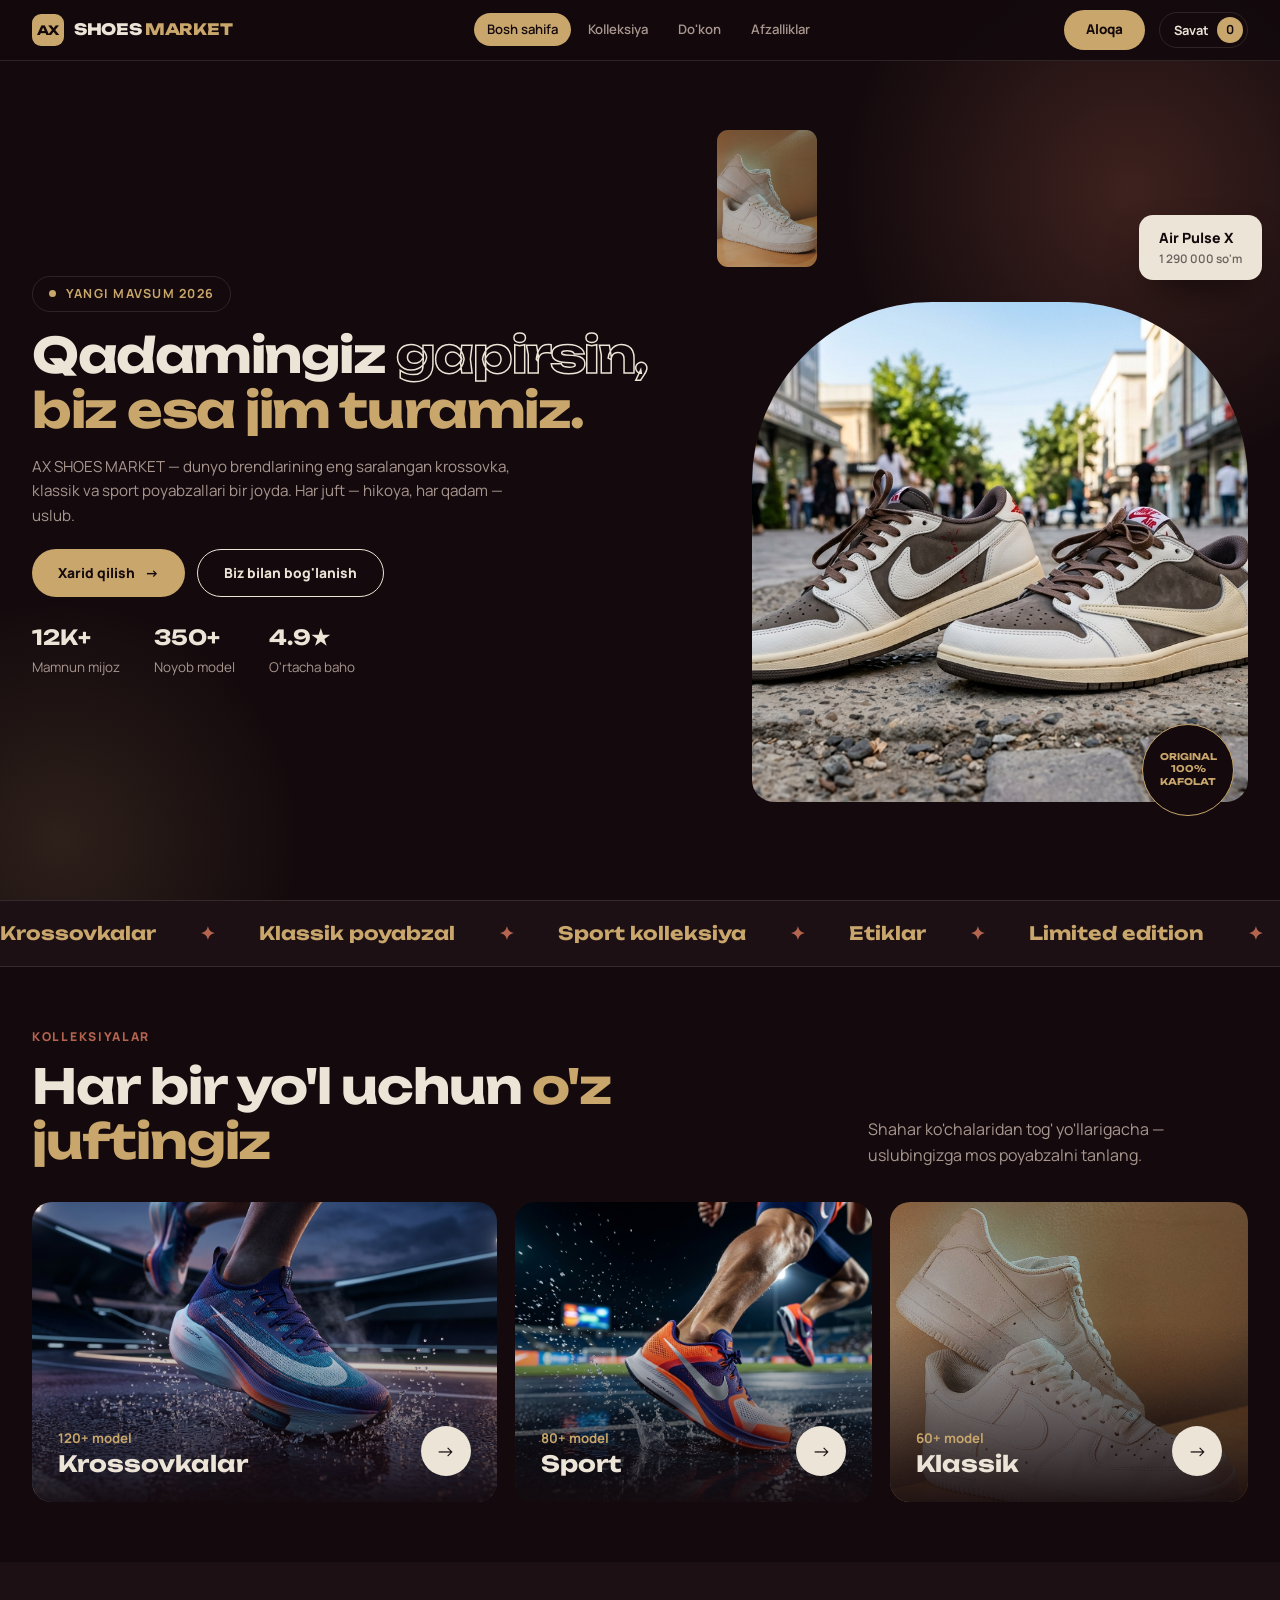
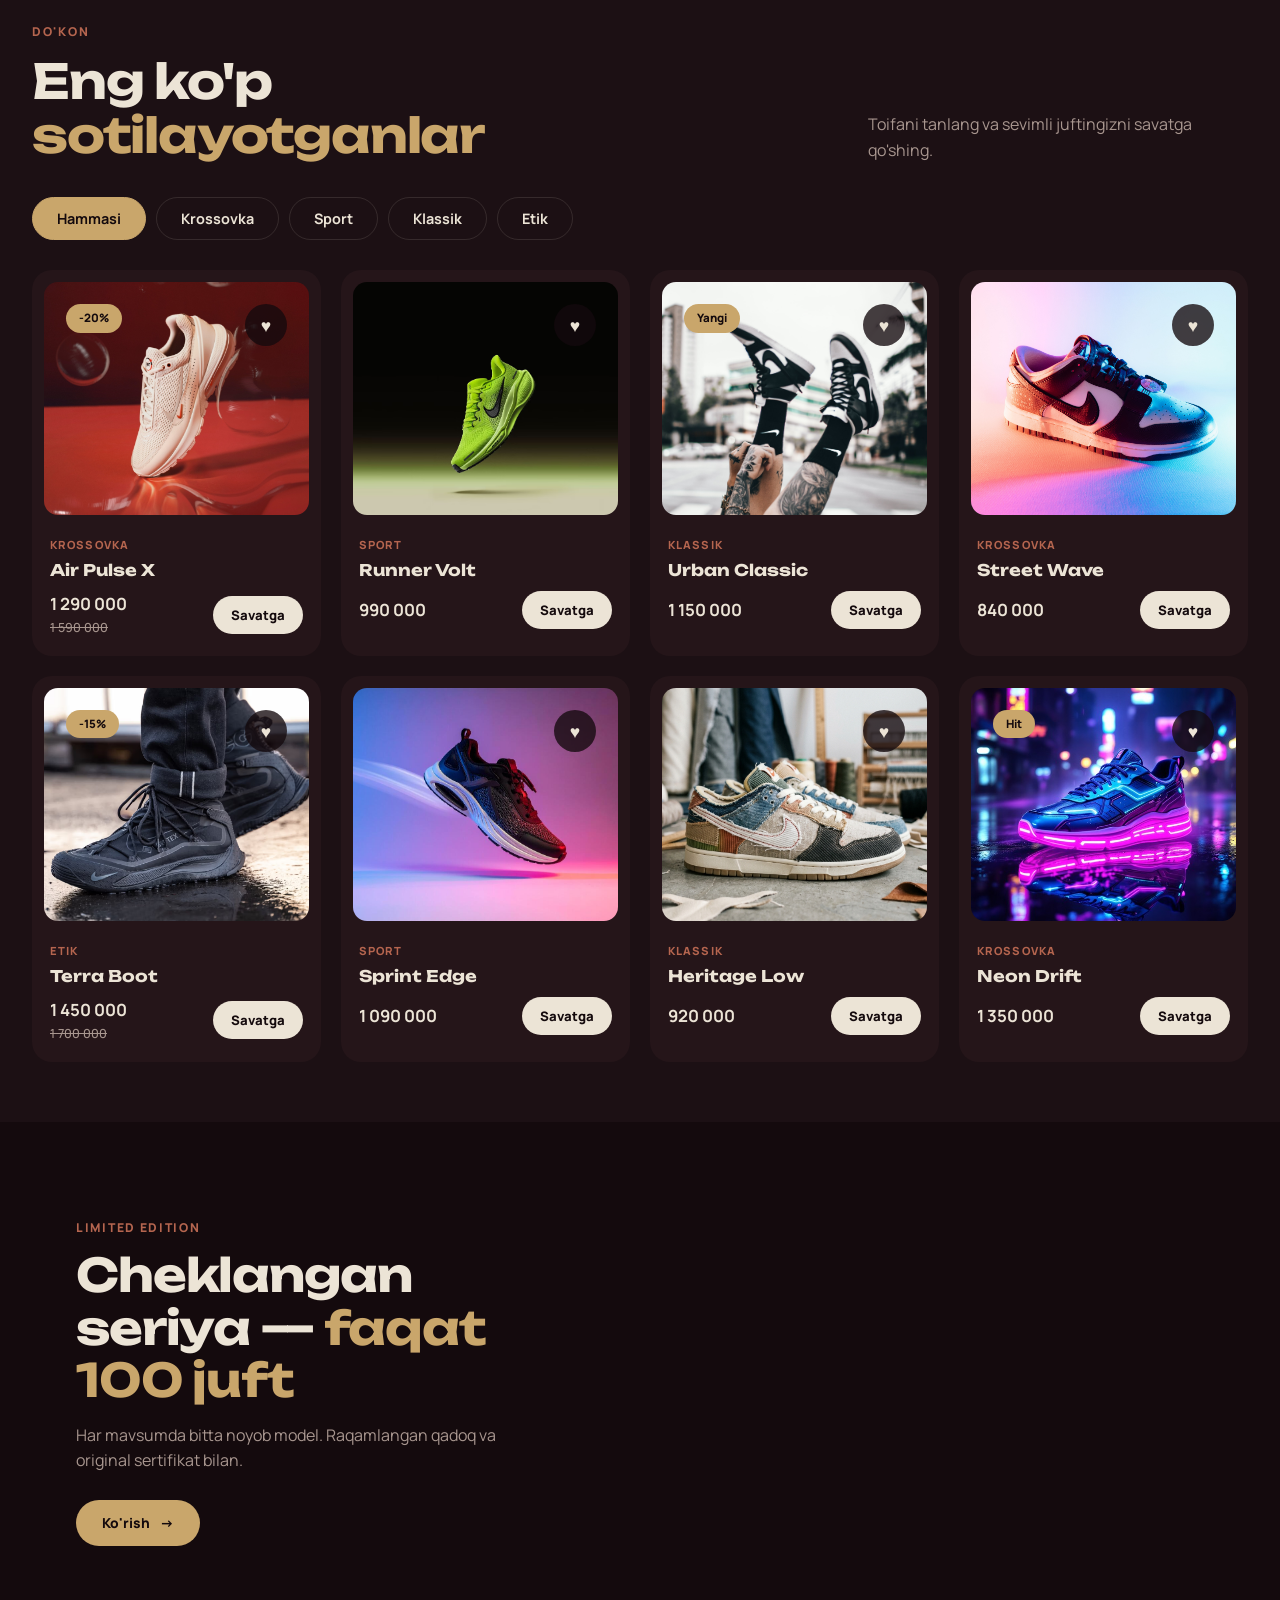
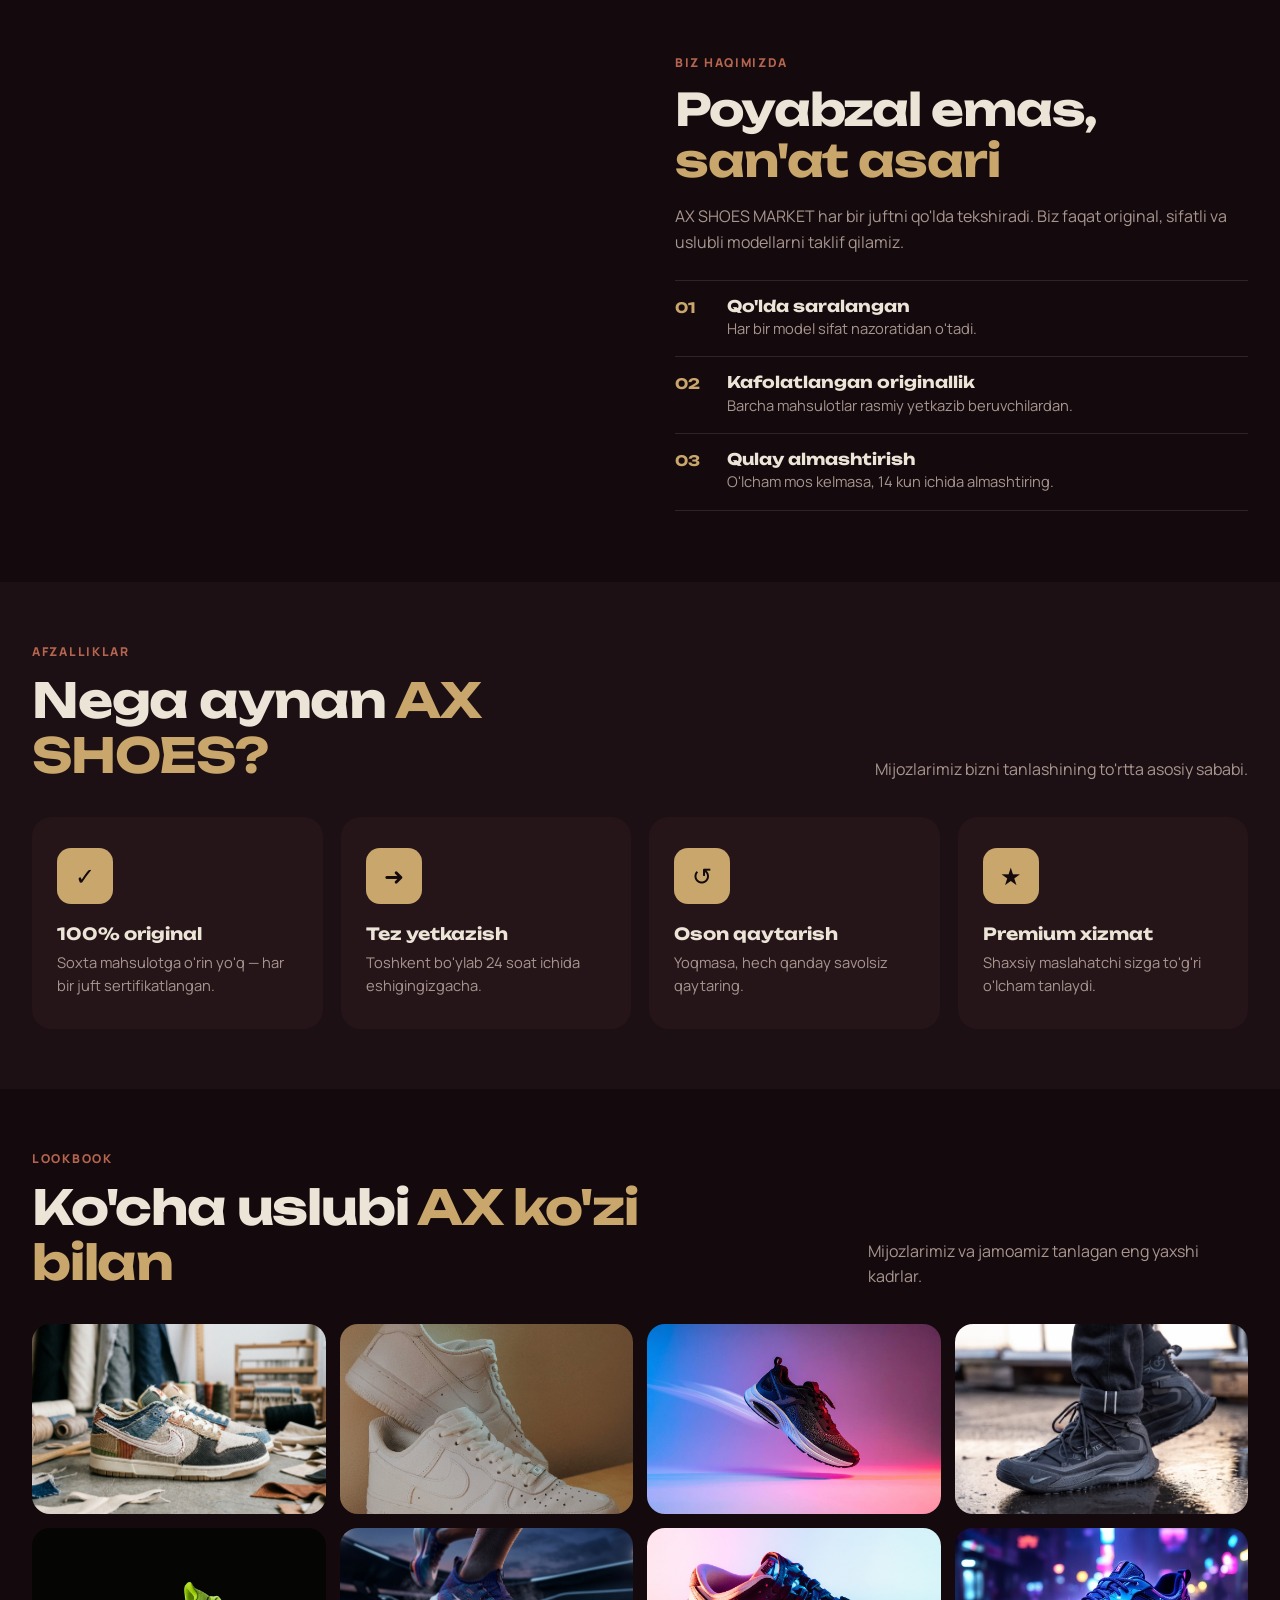
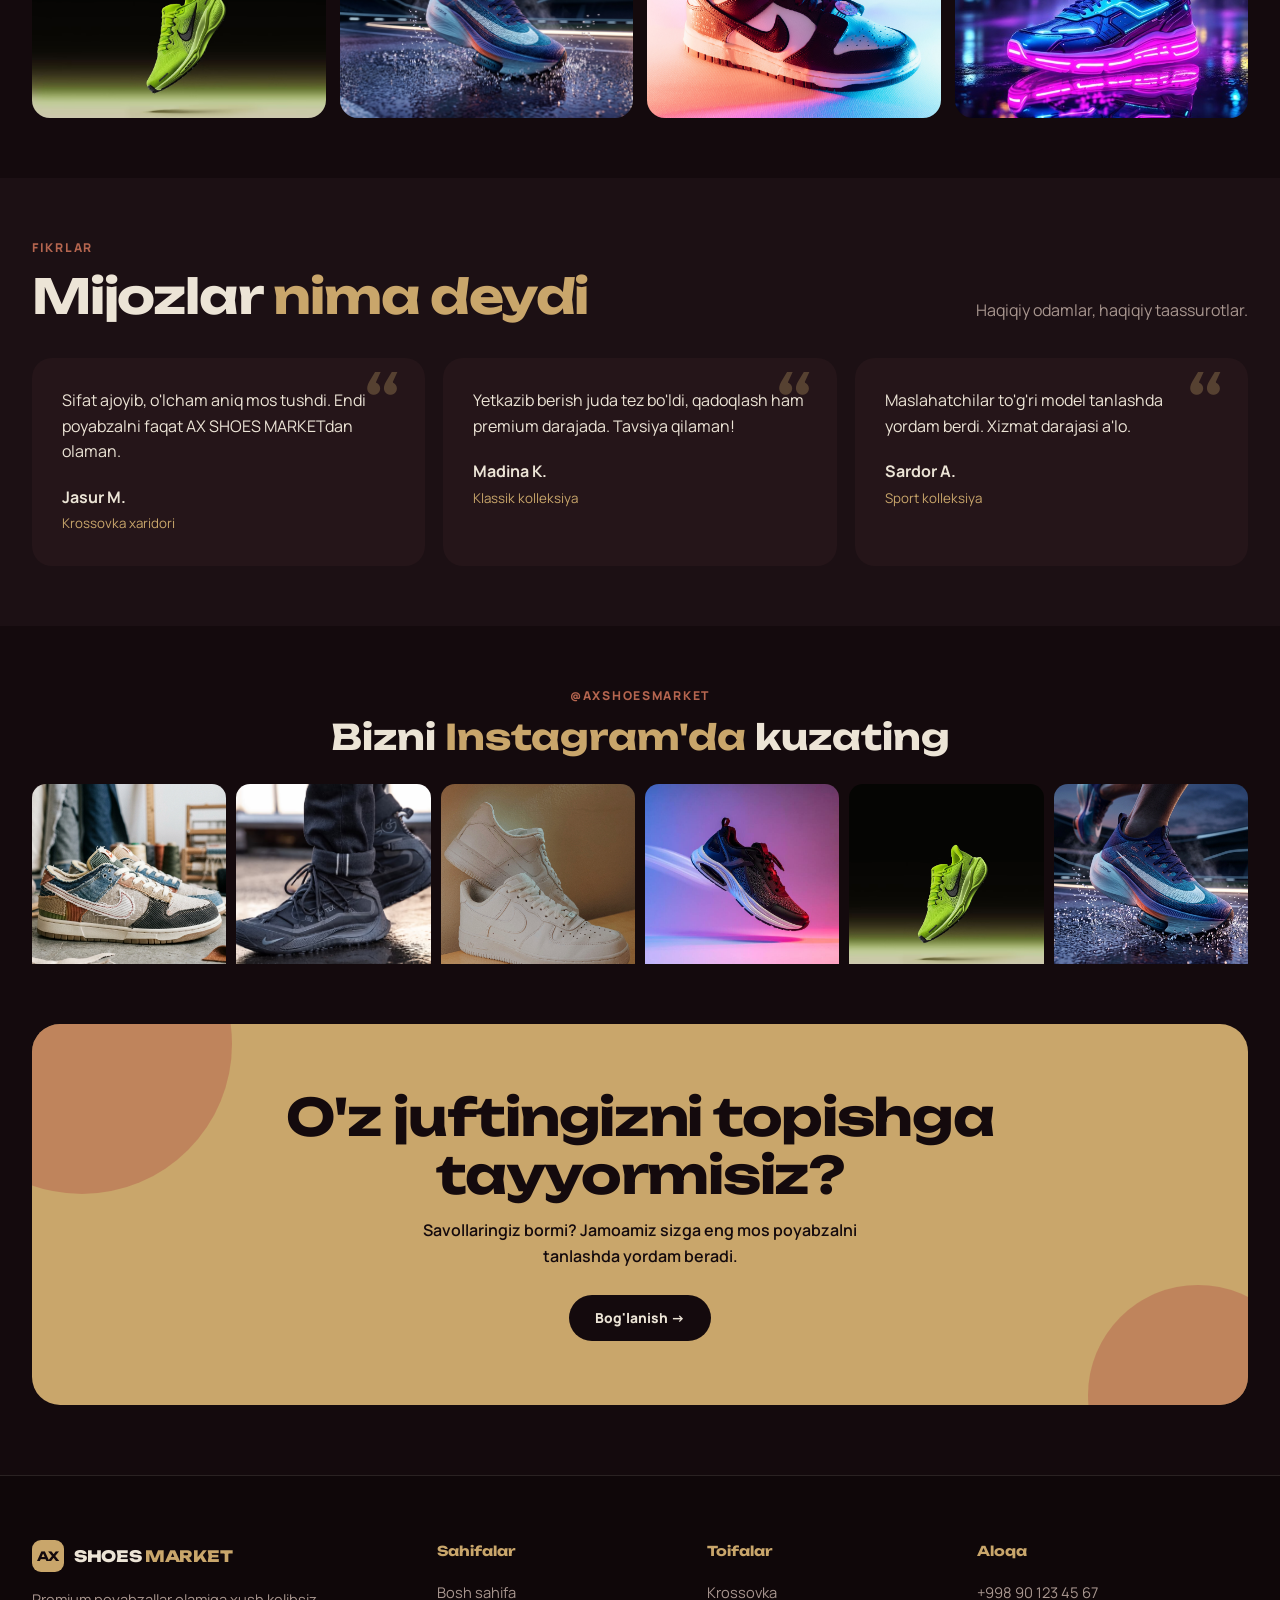
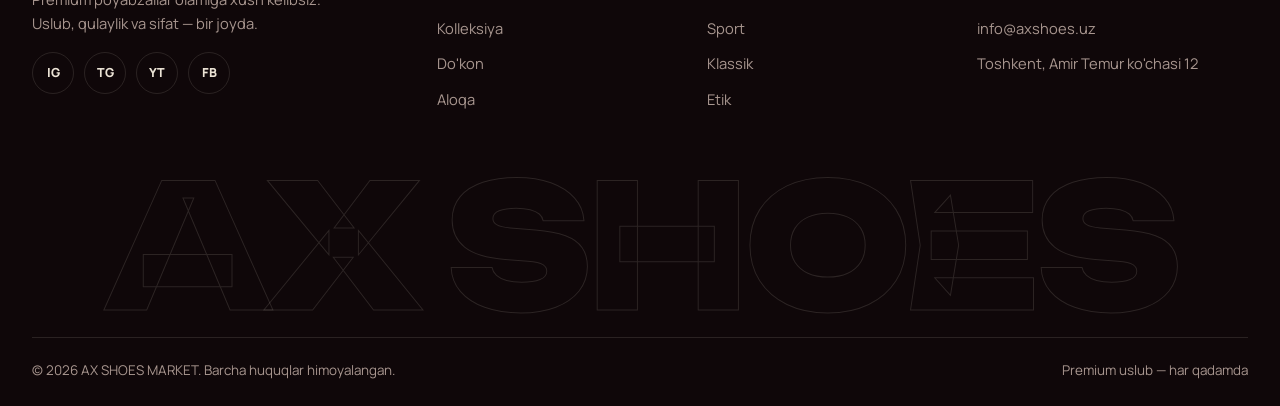
<file: index.html>
<!DOCTYPE html>
<html lang="uz">
<head>
<meta charset="UTF-8">
<meta name="viewport" content="width=device-width, initial-scale=1.0">
<title>AX SHOES MARKET</title>
<link rel="icon" href="icon.png" type="image/x-icon">
<link rel="preconnect" href="https://fonts.googleapis.com">
<link rel="preconnect" href="https://fonts.gstatic.com" crossorigin>
<link href="https://fonts.googleapis.com/css2?family=Manrope:wght@400;500;600;700;800&family=Unbounded:wght@500;700;800&display=swap" rel="stylesheet">
<link rel="stylesheet" href="style.css">
</head>
<body>

<div class="loader"><span>AX SHOES</span><i></i></div>

<header>
  <div class="wrap nav">
    <a href="index.html" class="logo"><b>AX</b><span>SHOES <em>MARKET</em></span></a>
    <nav class="nav-links">
      <a href="index.html" class="on">Bosh sahifa</a>
      <a href="#collections">Kolleksiya</a>
      <a href="#shop">Do'kon</a>
      <a href="#why">Afzalliklar</a>
    </nav>
    <div class="nav-end">
      <a href="contact.html" class="contact-btn">Aloqa</a>
      <a href="#shop" class="cart"><span>Savat</span><b class="cart-count">0</b></a>
      <button class="menu-btn" aria-label="Menyu"><span></span><span></span></button>
    </div>
  </div>
</header>

<section class="hero">
  <div class="wrap hero-grid">
    <div>
      <span class="tag rise" style="--d:0s">Yangi mavsum 2026</span>
      <h1 class="rise" style="--d:.1s">Qadamingiz <span>gapirsin,</span><em>biz esa jim turamiz.</em></h1>
      <p class="rise" style="--d:.2s">AX SHOES MARKET — dunyo brendlarining eng saralangan krossovka, klassik va sport poyabzallari bir joyda. Har juft — hikoya, har qadam — uslub.</p>
      <div class="btns rise" style="--d:.3s">
        <a href="#shop" class="btn fill">Xarid qilish <span>→</span></a>
        <a href="contact.html" class="btn line">Biz bilan bog'lanish</a>
      </div>
      <div class="mini rise" style="--d:.4s">
        <div><b>12K+</b><small>Mamnun mijoz</small></div>
        <div><b>350+</b><small>Noyob model</small></div>
        <div><b>4.9★</b><small>O'rtacha baho</small></div>
      </div>
    </div>
    <div class="hero-pic rise" style="--d:.2s">
      <div class="badge">ORIGINAL<br>100%<br>KAFOLAT</div>
      <div class="chip">Air Pulse X<small>1 290 000 so'm</small></div>
      <div class="pic thumb"><img src="brian.jpg" alt="Sport poyabzal"></div>
      <div class="pic"><img src="nike.jpg" alt="Qizil krossovka"></div>
    </div>
  </div>
</section>

<div class="marquee">
  <div class="track">
    <span>Krossovkalar</span><span>Klassik poyabzal</span><span>Sport kolleksiya</span><span>Etiklar</span><span>Limited edition</span><span>Krossovkalar</span><span>Klassik poyabzal</span><span>Sport kolleksiya</span><span>Etiklar</span><span>Limited edition</span>
  </div>
</div>

<section id="collections">
  <div class="wrap">
    <div class="head">
      <div><span class="label">Kolleksiyalar</span><h2>Har bir yo'l uchun <em>o'z juftingiz</em></h2></div>
      <p>Shahar ko'chalaridan tog' yo'llarigacha — uslubingizga mos poyabzalni tanlang.</p>
    </div>
    <div class="tiles">
      <a href="#shop" class="tile">
        <div class="pic"><img src="suvli.jpg" alt="Krossovkalar"></div>
        <div class="txt"><div><small>120+ model</small><h3>Krossovkalar</h3></div><span class="arrow">→</span></div>
      </a>
      <a href="#shop" class="tile">
        <div class="pic"><img src="sport.jpg" alt="Sport poyabzal"></div>
        <div class="txt"><div><small>80+ model</small><h3>Sport</h3></div><span class="arrow">→</span></div>
      </a>
      <a href="#shop" class="tile">
        <div class="pic"><img src="brian.jpg" alt="Klassik poyabzal"></div>
        <div class="txt"><div><small>60+ model</small><h3>Klassik</h3></div><span class="arrow">→</span></div>
      </a>
    </div>
  </div>
</section>

<section class="shop" id="shop">
  <div class="wrap">
    <div class="head">
      <div><span class="label">Do'kon</span><h2>Eng ko'p <em>sotilayotganlar</em></h2></div>
      <p>Toifani tanlang va sevimli juftingizni savatga qo'shing.</p>
    </div>
    <div class="filters">
      <button class="filter-btn active" data-filter="all">Hammasi</button>
      <button class="filter-btn" data-filter="krossovka">Krossovka</button>
      <button class="filter-btn" data-filter="sport">Sport</button>
      <button class="filter-btn" data-filter="klassik">Klassik</button>
      <button class="filter-btn" data-filter="etik">Etik</button>
    </div>
    <div class="grid">
      <article class="card" data-cat="krossovka">
        <div class="pic"><span class="sale">-20%</span><button class="like-btn">♥</button><img src="nike am.jpg" alt="Air Pulse X"></div>
        <div class="info"><small>Krossovka</small><h3>Air Pulse X</h3><div class="buy"><strong>1 290 000<s>1 590 000</s></strong><button class="add-btn">Savatga</button></div></div>
      </article>
      <article class="card" data-cat="sport">
        <div class="pic"><button class="like-btn">♥</button><img src="sport.avif" alt="Runner Volt"></div>
        <div class="info"><small>Sport</small><h3>Runner Volt</h3><div class="buy"><strong>990 000</strong><button class="add-btn">Savatga</button></div></div>
      </article>
      <article class="card" data-cat="klassik">
        <div class="pic"><span class="sale">Yangi</span><button class="like-btn">♥</button><img src="pexsels.jpg" alt="Urban Classic"></div>
        <div class="info"><small>Klassik</small><h3>Urban Classic</h3><div class="buy"><strong>1 150 000</strong><button class="add-btn">Savatga</button></div></div>
      </article>
      <article class="card" data-cat="krossovka">
        <div class="pic"><button class="like-btn">♥</button><img src="qiziloq.jpg" alt="Street Wave"></div>
        <div class="info"><small>Krossovka</small><h3>Street Wave</h3><div class="buy"><strong>840 000</strong><button class="add-btn">Savatga</button></div></div>
      </article>
      <article class="card" data-cat="etik">
        <div class="pic"><span class="sale">-15%</span><button class="like-btn">♥</button><img src="hypebosat.avif" alt="Terra Boot"></div>
        <div class="info"><small>Etik</small><h3>Terra Boot</h3><div class="buy"><strong>1 450 000<s>1 700 000</s></strong><button class="add-btn">Savatga</button></div></div>
      </article>
      <article class="card" data-cat="sport">
        <div class="pic"><button class="like-btn">♥</button><img src="dynamic.jpg" alt="Sprint Edge"></div>
        <div class="info"><small>Sport</small><h3>Sprint Edge</h3><div class="buy"><strong>1 090 000</strong><button class="add-btn">Savatga</button></div></div>
      </article>
      <article class="card" data-cat="klassik">
        <div class="pic"><button class="like-btn">♥</button><img src="alabucha.jpg" alt="Heritage Low"></div>
        <div class="info"><small>Klassik</small><h3>Heritage Low</h3><div class="buy"><strong>920 000</strong><button class="add-btn">Savatga</button></div></div>
      </article>
      <article class="card" data-cat="krossovka">
        <div class="pic"><span class="sale">Hit</span><button class="like-btn">♥</button><img src="stock.jpg" alt="Neon Drift"></div>
        <div class="info"><small>Krossovka</small><h3>Neon Drift</h3><div class="buy"><strong>1 350 000</strong><button class="add-btn">Savatga</button></div></div>
      </article>
    </div>
  </div>
</section>

<section>
  <div class="wrap">
    <div class="banner-box">
      <div class="pic"><img src="alabucha.jpg" alt="Maxsus kolleksiya"></div>
      <div class="banner-txt">
        <span class="label">Limited edition</span>
        <h2>Cheklangan seriya — <em>faqat 100 juft</em></h2>
        <p>Har mavsumda bitta noyob model. Raqamlangan qadoq va original sertifikat bilan.</p>
        <a href="#shop" class="btn fill">Ko'rish <span>→</span></a>
      </div>
    </div>
  </div>
</section>

<section>
  <div class="wrap split">
    <div class="duo">
      <div class="pic main"><img src="qiziloq.jpg" alt="Premium poyabzal"></div>
      <div class="pic sub"><img src="nike am.jpg" alt="Poyabzal tafsiloti"></div>
    </div>
    <div>
      <span class="label">Biz haqimizda</span>
      <h2>Poyabzal emas, <em>san'at asari</em></h2>
      <p>AX SHOES MARKET har bir juftni qo'lda tekshiradi. Biz faqat original, sifatli va uslubli modellarni taklif qilamiz.</p>
      <ul class="list">
        <li><b>01</b><div><h3>Qo'lda saralangan</h3><p>Har bir model sifat nazoratidan o'tadi.</p></div></li>
        <li><b>02</b><div><h3>Kafolatlangan originallik</h3><p>Barcha mahsulotlar rasmiy yetkazib beruvchilardan.</p></div></li>
        <li><b>03</b><div><h3>Qulay almashtirish</h3><p>O'lcham mos kelmasa, 14 kun ichida almashtiring.</p></div></li>
      </ul>
    </div>
  </div>
</section>

<section class="why" id="why">
  <div class="wrap">
    <div class="head">
      <div><span class="label">Afzalliklar</span><h2>Nega aynan <em>AX SHOES?</em></h2></div>
      <p>Mijozlarimiz bizni tanlashining to'rtta asosiy sababi.</p>
    </div>
    <div class="feats">
      <div class="feat"><i>✓</i><h3>100% original</h3><p>Soxta mahsulotga o'rin yo'q — har bir juft sertifikatlangan.</p></div>
      <div class="feat"><i>➜</i><h3>Tez yetkazish</h3><p>Toshkent bo'ylab 24 soat ichida eshigingizgacha.</p></div>
      <div class="feat"><i>↺</i><h3>Oson qaytarish</h3><p>Yoqmasa, hech qanday savolsiz qaytaring.</p></div>
      <div class="feat"><i>★</i><h3>Premium xizmat</h3><p>Shaxsiy maslahatchi sizga to'g'ri o'lcham tanlaydi.</p></div>
    </div>
  </div>
</section>

<section>
  <div class="wrap">
    <div class="head">
      <div><span class="label">Lookbook</span><h2>Ko'cha uslubi <em>AX ko'zi bilan</em></h2></div>
      <p>Mijozlarimiz va jamoamiz tanlagan eng yaxshi kadrlar.</p>
    </div>
    <div class="gallery">
      <div class="gal"><div class="pic"><img src="alabucha.jpg" alt="Lookbook 1"></div></div>
      <div class="gal"><div class="pic"><img src="brian.jpg" alt="Lookbook 2"></div></div>
      <div class="gal"><div class="pic"><img src="dynamic.jpg" alt="Lookbook 3"></div></div>
      <div class="gal"><div class="pic"><img src="hypebosat.avif" alt="Lookbook 4"></div></div>
      <div class="gal"><div class="pic"><img src="sport.avif" alt="Lookbook 5"></div></div>
      <div class="gal"><div class="pic"><img src="suvli.jpg" alt="Lookbook 6"></div></div>
      <div class="gal"><div class="pic"><img src="qiziloq.jpg" alt="Lookbook 7"></div></div>
      <div class="gal"><div class="pic"><img src="stock.jpg" alt="Lookbook 8"></div></div>
    </div>
  </div>
</section>

<section class="shop">
  <div class="wrap">
    <div class="head">
      <div><span class="label">Fikrlar</span><h2>Mijozlar <em>nima deydi</em></h2></div>
      <p>Haqiqiy odamlar, haqiqiy taassurotlar.</p>
    </div>
    <div class="say">
      <div class="quote"><p>Sifat ajoyib, o'lcham aniq mos tushdi. Endi poyabzalni faqat AX SHOES MARKETdan olaman.</p><strong>Jasur M.</strong><small>Krossovka xaridori</small></div>
      <div class="quote"><p>Yetkazib berish juda tez bo'ldi, qadoqlash ham premium darajada. Tavsiya qilaman!</p><strong>Madina K.</strong><small>Klassik kolleksiya</small></div>
      <div class="quote"><p>Maslahatchilar to'g'ri model tanlashda yordam berdi. Xizmat darajasi a'lo.</p><strong>Sardor A.</strong><small>Sport kolleksiya</small></div>
    </div>
  </div>
</section>

<section>
  <div class="wrap">
    <div class="center"><span class="label">@axshoesmarket</span><h2>Bizni <em>Instagram'da</em> kuzating</h2></div>
    <div class="strip">
      <div class="snap"><div class="pic"><img src="alabucha.jpg" alt="Instagram 1"></div></div>
      <div class="snap"><div class="pic"><img src="hypebosat.avif" alt="Instagram 2"></div></div>
      <div class="snap"><div class="pic"><img src="brian.jpg" alt="Instagram 3"></div></div>
      <div class="snap"><div class="pic"><img src="dynamic.jpg" alt="Instagram 4"></div></div>
      <div class="snap"><div class="pic"><img src="sport.avif" alt="Instagram 5"></div></div>
      <div class="snap"><div class="pic"><img src="suvli.jpg" alt="Instagram 6"></div></div>
    </div>
  </div>
</section>

<section class="cta">
  <div class="wrap">
    <div class="cta-box">
      <h2>O'z juftingizni topishga tayyormisiz?</h2>
      <p>Savollaringiz bormi? Jamoamiz sizga eng mos poyabzalni tanlashda yordam beradi.</p>
      <a href="contact.html" class="btn">Bog'lanish →</a>
    </div>
  </div>
</section>

<footer>
  <div class="wrap">
    <div class="foot">
      <div>
        <a href="index.html" class="logo"><b>AX</b><span>SHOES <em>MARKET</em></span></a>
        <p>Premium poyabzallar olamiga xush kelibsiz. Uslub, qulaylik va sifat — bir joyda.</p>
        <div class="social"><a href="#">IG</a><a href="#">TG</a><a href="#">YT</a><a href="#">FB</a></div>
      </div>
      <div>
        <h4>Sahifalar</h4>
        <ul><li><a href="index.html">Bosh sahifa</a></li><li><a href="#collections">Kolleksiya</a></li><li><a href="#shop">Do'kon</a></li><li><a href="contact.html">Aloqa</a></li></ul>
      </div>
      <div>
        <h4>Toifalar</h4>
        <ul><li><a href="#shop">Krossovka</a></li><li><a href="#shop">Sport</a></li><li><a href="#shop">Klassik</a></li><li><a href="#shop">Etik</a></li></ul>
      </div>
      <div>
        <h4>Aloqa</h4>
        <ul><li><a href="#">+998 90 123 45 67</a></li><li><a href="#">info@axshoes.uz</a></li><li><a href="#">Toshkent, Amir Temur ko'chasi 12</a></li></ul>
      </div>
    </div>
    <div class="big">AX SHOES</div>
    <div class="bottom"><span>© 2026 AX SHOES MARKET. Barcha huquqlar himoyalangan.</span><span>Premium uslub — har qadamda</span></div>
  </div>
</footer>

<script src="script.js"></script>
</body>
</html>
</file>
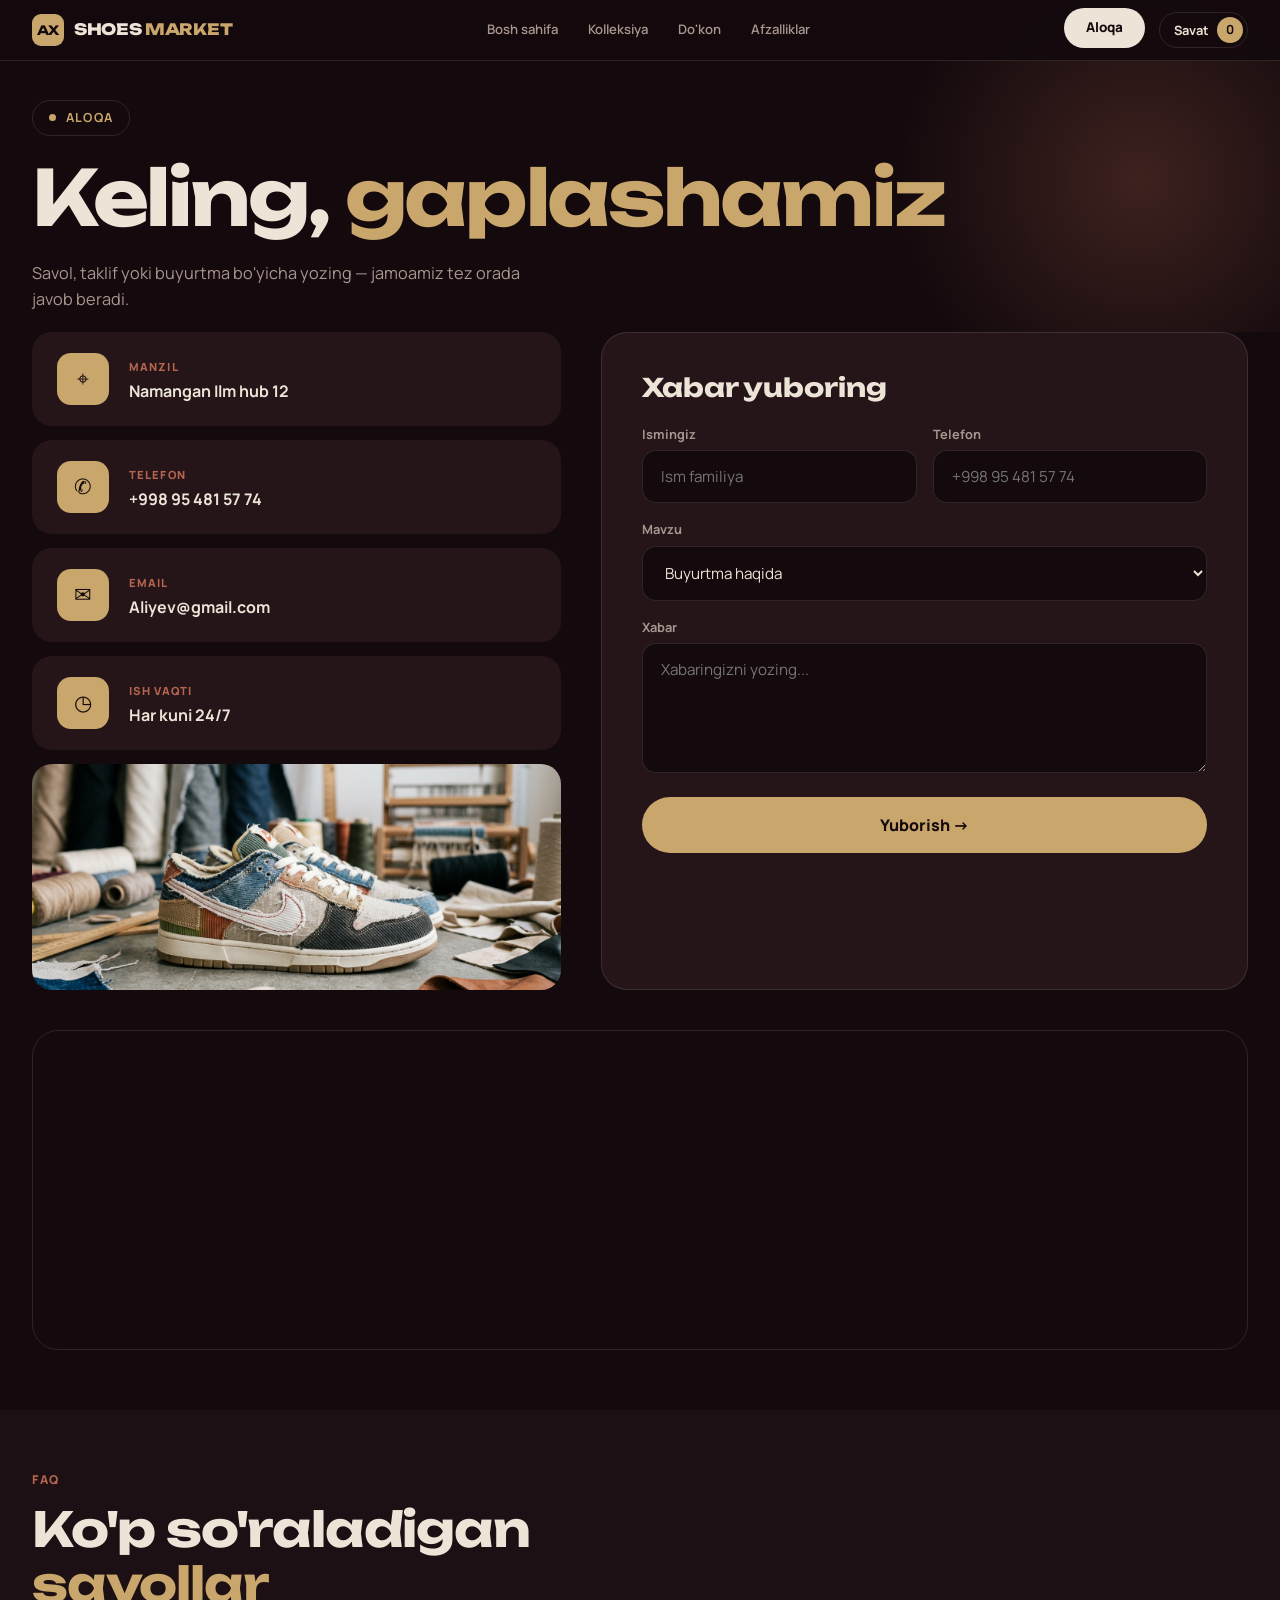
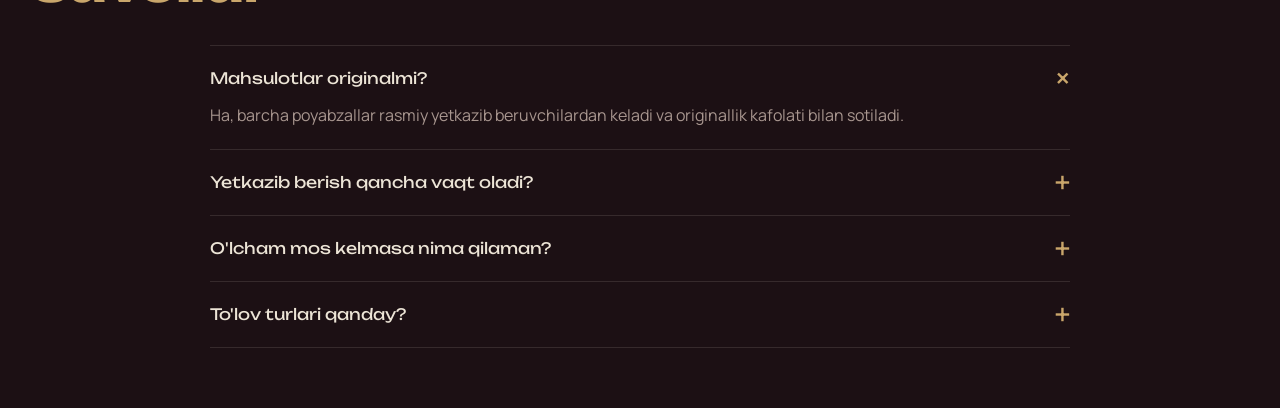
<file: contact.html>
<!DOCTYPE html>
<html lang="uz">
<head>
<meta charset="UTF-8">
<meta name="viewport" content="width=device-width, initial-scale=1.0">
<title>Aloqa — AX SHOES MARKET</title>
<link rel="preconnect" href="https://fonts.googleapis.com">
<link rel="preconnect" href="https://fonts.gstatic.com" crossorigin>
<link href="https://fonts.googleapis.com/css2?family=Manrope:wght@400;500;600;700;800&family=Unbounded:wght@500;700;800&display=swap" rel="stylesheet">
<link rel="stylesheet" href="style.css">
</head>
<body>

<div class="loader"><span>AX SHOES</span><i></i></div>

<header>
  <div class="wrap nav">
    <a href="index.html" class="logo"><b>AX</b><span>SHOES <em>MARKET</em></span></a>
    <nav class="nav-links">
      <a href="index.html">Bosh sahifa</a>
      <a href="index.html#collections">Kolleksiya</a>
      <a href="index.html#shop">Do'kon</a>
      <a href="index.html#why">Afzalliklar</a>
    </nav>
    <div class="nav-end">
      <a href="contact.html" class="contact-btn on">Aloqa</a>
      <a href="index.html#shop" class="cart"><span>Savat</span><b class="cart-count">0</b></a>
      <button class="menu-btn" aria-label="Menyu"><span></span><span></span></button>
    </div>
  </div>
</header>

<section class="page-hero">
  <div class="wrap">
    <span class="tag rise" style="--d:0s">Aloqa</span>
    <h1 class="rise" style="--d:.1s">Keling, <em>gaplashamiz</em></h1>
    <p class="rise" style="--d:.2s">Savol, taklif yoki buyurtma bo'yicha yozing — jamoamiz tez orada javob beradi.</p>
  </div>
</section>

<section>
  <div class="wrap contact-grid">
    <div class="cinfo">
      <div class="ci"><i>⌖</i><div><small>Manzil</small><strong>Namangan Ilm hub 12</strong></div></div>
      <div class="ci"><i>✆</i><div><small>Telefon</small><strong>+998 95 481 57 74</strong></div></div>
      <div class="ci"><i>✉</i><div><small>Email</small><strong>Aliyev@gmail.com</strong></div></div>
      <div class="ci"><i>◷</i><div><small>Ish vaqti</small><strong>Har kuni 24/7</strong></div></div>
      <div class="pic cpic"><img src="alabucha.jpg" alt="AX SHOES MARKET do'koni"></div>
    </div>
    <form class="contact-form">
      <h2>Xabar yuboring</h2>
      <div class="row">
        <div class="field"><label>Ismingiz</label><input type="text" placeholder="Ism familiya" required></div>
        <div class="field"><label>Telefon</label><input type="tel" placeholder="+998 95 481 57 74" required></div>
      </div>
      <div class="field"><label>Mavzu</label>
        <select><option>Buyurtma haqida</option><option>O'lcham maslahati</option><option>Almashtirish / qaytarish</option><option>Hamkorlik</option></select>
      </div>
      <div class="field"><label>Xabar</label><textarea placeholder="Xabaringizni yozing..." required></textarea></div>
      <button type="submit">Yuborish →</button>
    </form>
  </div>
  <div class="wrap">
    <div class="map"><iframe src="https://www.openstreetmap.org/export/embed.html?bbox=69.22%2C41.29%2C69.32%2C41.34&amp;layer=mapnik" title="Xarita" loading="lazy"></iframe></div>
  </div>
</section>

<section class="shop">
  <div class="wrap">
    <div class="head">
      <div><span class="label">FAQ</span><h2>Ko'p so'raladigan <em>savollar</em></h2></div>
    </div>
    <div class="faq">
      <details open><summary>Mahsulotlar originalmi?</summary><p>Ha, barcha poyabzallar rasmiy yetkazib beruvchilardan keladi va originallik kafolati bilan sotiladi.</p></details>
      <details><summary>Yetkazib berish qancha vaqt oladi?</summary><p>Toshkent bo'ylab 24 soat ichida, viloyatlarga 2–4 kun ichida yetkazamiz.</p></details>
      <details><summary>O'lcham mos kelmasa nima qilaman?</summary><p>14 kun ichida poyabzalni almashtirishingiz yoki qaytarishingiz mumkin.</p></details>
      <details><summary>To'lov turlari qanday?</summary><p>Naqd, plastik karta va onlayn to'lov tizimlari orqali to'lash mumkin.</p></details>
    </div>
  </div>
</section>


<script src="script.js"></script>
</body>
</html>
</file>
<file: style.css>
:root {
  --bg: #140a0d;
  --bg2: #1c1014;
  --card: #251519;
  --gold: #c9a66b;
  --clay: #b5654f;
  --cream: #ece4d6;
  --muted: #a8968f;
  --line: rgba(236, 228, 214, 0.12);
  --ease: cubic-bezier(0.22, 1, 0.36, 1);
}
* {
  margin: 0;
  padding: 0;
  box-sizing: border-box;
}
html {
  scroll-behavior: smooth;
}
body {
  background: var(--bg);
  color: var(--cream);
  font-family: "Manrope", sans-serif;
  line-height: 1.6;
  overflow-x: hidden;
}
img {
  display: block;
  width: 100%;
  height: 100%;
  object-fit: cover;
}
a {
  color: inherit;
  text-decoration: none;
}
button {
  font-family: inherit;
  cursor: pointer;
  border: 0;
}
ul {
  list-style: none;
}
h1,
h2,
h3 {
  font-family: "Unbounded", sans-serif;
  line-height: 1.14;
  font-weight: 700;
}
.wrap {
  width: min(1560px, 95%);
  margin: 0 auto;
}
section {
  padding: 60px 0;
  position: relative;
}
section:not(.shop):not(.why):not(.hero) + section:not(.shop):not(.why) {
  padding-top: 0;
}
::selection {
  background: var(--gold);
  color: var(--bg);
}

.loader {
  position: fixed;
  inset: 0;
  z-index: 999;
  background: var(--bg);
  display: grid;
  place-items: center;
  will-change: transform;
  animation: loaderOut 0.8s var(--ease) 1.5s forwards;
}
.loader span {
  font-family: "Unbounded", sans-serif;
  font-size: clamp(2rem, 7vw, 4.4rem);
  font-weight: 800;
  color: var(--gold);
  letter-spacing: -0.02em;
  animation: loaderText 1s var(--ease) both;
}
.loader i {
  position: absolute;
  left: 0;
  bottom: 0;
  width: 100%;
  height: 3px;
  background: var(--gold);
  transform-origin: left;
  transform: scaleX(0);
  animation: bar 1.4s linear forwards;
}
@keyframes bar {
  to {
    transform: scaleX(1);
  }
}
@keyframes loaderText {
  from {
    opacity: 0;
    transform: translateY(24px);
  }
  to {
    opacity: 1;
    transform: none;
  }
}
@keyframes loaderOut {
  to {
    transform: translateY(-100%);
    visibility: hidden;
  }
}

.rise {
  opacity: 0;
  transform: translateY(34px);
  will-change: transform, opacity;
  animation: rise 0.9s var(--ease) forwards;
  animation-delay: calc(1.7s + var(--d, 0s));
}
@keyframes rise {
  to {
    opacity: 1;
    transform: none;
  }
}

header {
  position: fixed;
  top: 0;
  left: 0;
  width: 100%;
  z-index: 100;
  padding: 10px 0;
  background: rgba(20, 10, 13, 0.94);
  border-bottom: 1px solid var(--line);
  transform: translateY(-100%);
  animation: drop 0.8s var(--ease) 1.7s forwards;
}
@keyframes drop {
  to {
    transform: none;
  }
}
.nav {
  display: flex;
  align-items: center;
  justify-content: space-between;
  gap: 24px;
}
.logo {
  font-family: "Unbounded", sans-serif;
  font-weight: 800;
  font-size: 0.98rem;
  letter-spacing: -0.02em;
  display: flex;
  align-items: center;
  gap: 10px;
}
.logo b {
  display: grid;
  place-items: center;
  width: 32px;
  height: 32px;
  border-radius: 9px;
  background: var(--gold);
  color: var(--bg);
  font-size: 0.8rem;
}
.logo em {
  font-style: normal;
  color: var(--gold);
}
.nav-links {
  display: flex;
  gap: 4px;
  align-items: center;
}
.nav-links a {
  padding: 6px 13px;
  font-size: 0.82rem;
  font-weight: 600;
  color: var(--muted);
  border-radius: 40px;
  transition: color 0.3s, background 0.3s;
}
.nav-links a:hover,
.nav-links a.on {
  color: var(--bg);
  background: var(--gold);
}
.nav-end {
  display: flex;
  align-items: center;
  gap: 14px;
}
.contact-btn {
  padding: 9px 22px;
  border-radius: 40px;
  background: var(--gold);
  color: var(--bg);
  font-weight: 800;
  font-size: 0.84rem;
  transition: transform 0.3s var(--ease), background 0.3s;
}
.contact-btn:hover,
.contact-btn.on {
  background: var(--cream);
  transform: translateY(-2px);
}
.cart {
  display: flex;
  align-items: center;
  gap: 8px;
  padding: 4px 4px 4px 14px;
  border: 1px solid var(--line);
  border-radius: 40px;
  font-size: 0.8rem;
  font-weight: 700;
  transition: border-color 0.3s;
}
.cart:hover {
  border-color: var(--gold);
}
.cart-count {
  display: grid;
  place-items: center;
  min-width: 26px;
  height: 26px;
  border-radius: 50%;
  background: var(--gold);
  color: var(--bg);
  font-size: 0.78rem;
}
.menu-btn {
  display: none;
  width: 46px;
  height: 46px;
  border-radius: 50%;
  background: var(--card);
  position: relative;
}
.menu-btn span {
  position: absolute;
  left: 13px;
  width: 20px;
  height: 2px;
  background: var(--cream);
  transition: transform 0.4s var(--ease), top 0.4s var(--ease);
}
.menu-btn span:nth-child(1) {
  top: 18px;
}
.menu-btn span:nth-child(2) {
  top: 26px;
}
.menu-btn.active span:nth-child(1) {
  top: 22px;
  transform: rotate(45deg);
}
.menu-btn.active span:nth-child(2) {
  top: 22px;
  transform: rotate(-45deg);
}

.hero {
  min-height: 100vh;
  min-height: 100svh;
  display: flex;
  align-items: center;
  padding: 84px 0 28px;
  overflow: hidden;
}
.hero::before {
  content: "";
  position: absolute;
  width: 620px;
  height: 620px;
  right: -160px;
  top: -120px;
  background: radial-gradient(
    circle,
    rgba(181, 101, 79, 0.26),
    transparent 65%
  );
  pointer-events: none;
}
.hero::after {
  content: "";
  position: absolute;
  width: 520px;
  height: 520px;
  left: -200px;
  bottom: -200px;
  background: radial-gradient(
    circle,
    rgba(201, 166, 107, 0.14),
    transparent 65%
  );
  pointer-events: none;
}
.hero-grid {
  width: min(1560px, 95%);
  display: grid;
  grid-template-columns: 1.15fr 0.85fr;
  gap: 48px;
  align-items: center;
  position: relative;
  z-index: 2;
}
.tag {
  display: inline-flex;
  align-items: center;
  gap: 10px;
  padding: 7px 16px;
  border: 1px solid var(--line);
  border-radius: 40px;
  font-size: 0.78rem;
  font-weight: 700;
  letter-spacing: 0.1em;
  text-transform: uppercase;
  color: var(--gold);
}
.tag::before {
  content: "";
  width: 7px;
  height: 7px;
  border-radius: 50%;
  background: var(--gold);
}
.hero h1 {
  font-size: clamp(1.9rem, 3.8vw, 3.3rem);
  margin: 16px 0;
  letter-spacing: -0.03em;
}
.hero h1 em {
  font-style: normal;
  color: var(--gold);
  display: block;
}
.hero h1 span {
  -webkit-text-stroke: 1.5px var(--cream);
  color: transparent;
}
.hero p {
  max-width: 480px;
  color: var(--muted);
  font-size: 0.95rem;
}
.btns {
  display: flex;
  gap: 12px;
  margin-top: 22px;
  flex-wrap: wrap;
}
.btn {
  display: inline-flex;
  align-items: center;
  gap: 10px;
  padding: 12px 26px;
  border-radius: 50px;
  font-weight: 800;
  font-size: 0.86rem;
  transition: transform 0.4s var(--ease), background 0.3s, color 0.3s;
}
.btn.fill {
  background: var(--gold);
  color: var(--bg);
}
.btn.fill:hover {
  transform: translateY(-3px);
  background: var(--cream);
}
.btn.line {
  border: 1px solid var(--cream);
}
.btn.line:hover {
  background: var(--cream);
  color: var(--bg);
  transform: translateY(-3px);
}
.mini {
  display: flex;
  gap: 34px;
  margin-top: 24px;
  flex-wrap: wrap;
}
.mini b {
  display: block;
  font-family: "Unbounded", sans-serif;
  font-size: 1.3rem;
  color: var(--cream);
}
.mini small {
  color: var(--muted);
  font-size: 0.84rem;
}
.hero-pic {
  position: relative;
}
.hero-pic > .pic:last-child {
  height: min(62vh, 500px);
  border-radius: 180px 180px 22px 22px;
}
.thumb {
  position: absolute;
  left: -40px;
  bottom: 30px;
  width: 110px;
  aspect-ratio: 3/4;
  border-radius: 16px;
  border: 5px solid var(--bg);
  z-index: 3;
}
.badge {
  position: absolute;
  right: 14px;
  bottom: -14px;
  width: 92px;
  height: 92px;
  border-radius: 50%;
  background: var(--bg);
  border: 1px solid var(--gold);
  color: var(--gold);
  display: grid;
  place-items: center;
  text-align: center;
  font-family: "Unbounded", sans-serif;
  font-size: 0.58rem;
  font-weight: 700;
  line-height: 1.35;
  z-index: 3;
}
.chip {
  position: absolute;
  right: -14px;
  top: 60px;
  background: var(--cream);
  color: var(--bg);
  padding: 12px 20px;
  border-radius: 14px;
  font-weight: 800;
  font-size: 0.88rem;
  box-shadow: 0 18px 40px -14px rgba(0, 0, 0, 0.7);
  z-index: 3;
}
.chip small {
  display: block;
  font-weight: 600;
  opacity: 0.6;
}

.pic {
  overflow: hidden;
  position: relative;
  background: linear-gradient(135deg, var(--card), var(--bg2));
  opacity: 0;
  transform: translateY(26px);
  transition: opacity 0.9s var(--ease), transform 0.9s var(--ease);
}
.pic.seen {
  opacity: 1;
  transform: none;
}
.pic img {
  transition: transform 0.9s var(--ease);
}
.pic.broken img {
  display: none;
}
.pic.broken::after {
  content: "AX";
  position: absolute;
  inset: 0;
  display: grid;
  place-items: center;
  font-family: "Unbounded", sans-serif;
  font-size: 2.6rem;
  font-weight: 800;
  color: rgba(236, 228, 214, 0.14);
}
.card:hover .pic img,
.tile:hover .pic img,
.gal:hover img,
.snap:hover img {
  transform: scale(1.06);
}

.marquee {
  padding: 18px 0;
  background: var(--bg2);
  border-top: 1px solid var(--line);
  border-bottom: 1px solid var(--line);
  overflow: hidden;
  white-space: nowrap;
  position: relative;
  z-index: 5;
}
.track {
  display: inline-flex;
  gap: 44px;
  will-change: transform;
  animation: slide 30s linear infinite;
}
.track span {
  font-family: "Unbounded", sans-serif;
  font-weight: 700;
  font-size: 1.15rem;
  color: var(--gold);
  display: flex;
  align-items: center;
  gap: 44px;
}
.track span::after {
  content: "✦";
  color: var(--clay);
}
@keyframes slide {
  to {
    transform: translateX(-50%);
  }
}

.head {
  display: flex;
  justify-content: space-between;
  align-items: end;
  gap: 24px;
  margin-bottom: 34px;
  flex-wrap: wrap;
}
.head h2 {
  font-size: clamp(1.8rem, 3.8vw, 3rem);
  letter-spacing: -0.025em;
  max-width: 680px;
}
.head h2 em,
.banner-txt h2 em,
.split h2 em {
  font-style: normal;
  color: var(--gold);
}
.head p {
  max-width: 380px;
  color: var(--muted);
}
.label {
  display: block;
  margin-bottom: 12px;
  color: var(--clay);
  font-weight: 800;
  letter-spacing: 0.14em;
  text-transform: uppercase;
  font-size: 0.76rem;
}

.tiles {
  display: grid;
  grid-template-columns: 1.3fr 1fr 1fr;
  gap: 18px;
}
.tile {
  position: relative;
  display: block;
  border-radius: 20px;
  overflow: hidden;
  min-height: 300px;
}
.tile .pic {
  position: absolute;
  inset: 0;
}
.tile::after {
  content: "";
  position: absolute;
  inset: 0;
  background: linear-gradient(to top, rgba(20, 10, 13, 0.92), transparent 60%);
  z-index: 1;
  pointer-events: none;
}
.tile .txt {
  position: absolute;
  left: 26px;
  right: 26px;
  bottom: 26px;
  z-index: 2;
  display: flex;
  justify-content: space-between;
  align-items: end;
}
.tile h3 {
  font-size: 1.4rem;
}
.tile small {
  color: var(--gold);
  font-weight: 700;
}
.arrow {
  display: grid;
  place-items: center;
  width: 50px;
  height: 50px;
  border-radius: 50%;
  background: var(--cream);
  color: var(--bg);
  font-size: 1.2rem;
  transition: transform 0.5s var(--ease), background 0.3s;
}
.tile:hover .arrow {
  transform: rotate(-45deg);
  background: var(--gold);
}

.banner-box {
  position: relative;
  border-radius: 26px;
  overflow: hidden;
  min-height: 300px;
  display: flex;
  align-items: center;
}
.banner-box .pic {
  position: absolute;
  inset: 0;
}
.banner-box::after {
  content: "";
  position: absolute;
  inset: 0;
  background: linear-gradient(
    90deg,
    rgba(20, 10, 13, 0.95) 20%,
    rgba(20, 10, 13, 0.2)
  );
  z-index: 1;
  pointer-events: none;
}
.banner-txt {
  position: relative;
  z-index: 2;
  padding: 36px 44px;
  max-width: 560px;
}
.banner-txt h2 {
  font-size: clamp(1.8rem, 3.6vw, 2.9rem);
  letter-spacing: -0.025em;
  margin-bottom: 16px;
}
.banner-txt p {
  color: var(--muted);
  margin-bottom: 26px;
}

.shop {
  background: var(--bg2);
}
.filters {
  display: flex;
  gap: 10px;
  flex-wrap: wrap;
  margin-bottom: 30px;
}
.filter-btn {
  padding: 11px 24px;
  border-radius: 40px;
  background: transparent;
  color: var(--cream);
  border: 1px solid var(--line);
  font-weight: 700;
  font-size: 0.9rem;
  transition: all 0.3s var(--ease);
}
.filter-btn:hover {
  border-color: var(--gold);
}
.filter-btn.active {
  background: var(--gold);
  color: var(--bg);
  border-color: var(--gold);
}
.grid {
  display: grid;
  grid-template-columns: repeat(4, 1fr);
  gap: 20px;
}
.card {
  background: var(--card);
  border-radius: 20px;
  padding: 12px;
  transition: transform 0.5s var(--ease), box-shadow 0.5s;
  animation: pop 0.6s var(--ease);
}
.card:hover {
  transform: translateY(-8px);
  box-shadow: 0 26px 50px -24px rgba(0, 0, 0, 0.8);
}
.card.hide {
  display: none;
}
@keyframes pop {
  from {
    opacity: 0;
    transform: scale(0.95);
  }
  to {
    opacity: 1;
    transform: none;
  }
}
.card .pic {
  aspect-ratio: 1/0.88;
  border-radius: 14px;
}
.like-btn {
  position: absolute;
  top: 22px;
  right: 22px;
  z-index: 4;
  width: 42px;
  height: 42px;
  border-radius: 50%;
  background: rgba(20, 10, 13, 0.78);
  color: var(--cream);
  font-size: 1.1rem;
  transition: transform 0.3s var(--ease), background 0.3s;
}
.like-btn:hover {
  transform: scale(1.12);
}
.like-btn.liked {
  background: var(--clay);
  color: var(--cream);
}
.sale {
  position: absolute;
  top: 22px;
  left: 22px;
  z-index: 4;
  padding: 5px 13px;
  border-radius: 30px;
  background: var(--gold);
  color: var(--bg);
  font-size: 0.72rem;
  font-weight: 800;
}
.info {
  padding: 16px 6px 6px;
}
.info small {
  color: var(--clay);
  font-weight: 800;
  letter-spacing: 0.1em;
  text-transform: uppercase;
  font-size: 0.7rem;
}
.info h3 {
  font-size: 1rem;
  margin: 4px 0 12px;
}
.buy {
  display: flex;
  justify-content: space-between;
  align-items: center;
  gap: 10px;
}
.buy strong {
  font-size: 1.05rem;
}
.buy s {
  display: block;
  color: var(--muted);
  font-size: 0.78rem;
  font-weight: 500;
}
.add-btn {
  padding: 10px 18px;
  border-radius: 30px;
  background: var(--cream);
  color: var(--bg);
  font-weight: 800;
  font-size: 0.82rem;
  transition: background 0.3s, transform 0.3s var(--ease);
}
.add-btn:hover {
  background: var(--gold);
  transform: scale(1.05);
}
.add-btn.done {
  background: var(--clay);
  color: var(--cream);
}

.split {
  display: grid;
  grid-template-columns: 1fr 1fr;
  gap: 70px;
  align-items: center;
}
.duo {
  position: relative;
  padding-bottom: 50px;
}
.duo .main {
  aspect-ratio: 4/3;
  border-radius: 22px 120px 22px 22px;
}
.duo .sub {
  position: absolute;
  right: -24px;
  bottom: 0;
  width: 44%;
  aspect-ratio: 1;
  border-radius: 18px;
  border: 6px solid var(--bg);
}
.split h2 {
  font-size: clamp(1.8rem, 3.6vw, 2.8rem);
  letter-spacing: -0.025em;
  margin-bottom: 18px;
}
.split > div > p {
  color: var(--muted);
  margin-bottom: 24px;
}
.list li {
  display: flex;
  gap: 18px;
  padding: 16px 0;
  border-top: 1px solid var(--line);
  transition: padding 0.4s var(--ease);
}
.list li:hover {
  padding-left: 14px;
}
.list li:last-child {
  border-bottom: 1px solid var(--line);
}
.list b {
  font-family: "Unbounded", sans-serif;
  color: var(--gold);
  font-size: 0.9rem;
  min-width: 34px;
}
.list h3 {
  font-size: 1rem;
  margin-bottom: 2px;
}
.list p {
  color: var(--muted);
  font-size: 0.92rem;
}

.why {
  background: var(--bg2);
}
.feats {
  display: grid;
  grid-template-columns: repeat(4, 1fr);
  gap: 18px;
}
.feat {
  padding: 30px 24px;
  border-radius: 20px;
  background: var(--card);
  border: 1px solid transparent;
  transition: transform 0.5s var(--ease), border-color 0.4s;
}
.feat:hover {
  transform: translateY(-8px);
  border-color: var(--gold);
}
.feat i {
  display: grid;
  place-items: center;
  width: 56px;
  height: 56px;
  border-radius: 14px;
  background: var(--gold);
  color: var(--bg);
  font-size: 1.5rem;
  font-style: normal;
  margin-bottom: 20px;
}
.feat h3 {
  font-size: 1.05rem;
  margin-bottom: 8px;
}
.feat p {
  color: var(--muted);
  font-size: 0.92rem;
}

.gallery {
  display: grid;
  grid-template-columns: repeat(4, 1fr);
  grid-auto-rows: 190px;
  gap: 14px;
}
.gal {
  border-radius: 18px;
  overflow: hidden;
  position: relative;
}
.gal .pic {
  position: absolute;
  inset: 0;
}

.say {
  display: grid;
  grid-template-columns: repeat(3, 1fr);
  gap: 18px;
}
.quote {
  padding: 30px;
  border-radius: 20px;
  background: var(--card);
  position: relative;
  transition: transform 0.5s var(--ease);
}
.quote:hover {
  transform: translateY(-6px);
}
.quote::before {
  content: "“";
  position: absolute;
  right: 24px;
  top: 4px;
  font-family: "Unbounded", sans-serif;
  font-size: 5rem;
  color: var(--gold);
  opacity: 0.3;
  line-height: 1;
}
.quote p {
  margin-bottom: 20px;
}
.quote strong {
  display: block;
}
.quote small {
  color: var(--gold);
}

.strip {
  display: grid;
  grid-template-columns: repeat(6, 1fr);
  gap: 10px;
  max-height: 180px;
  overflow: hidden;
}
.snap {
  border-radius: 14px;
  overflow: hidden;
  position: relative;
  aspect-ratio: 1;
}
.snap .pic {
  position: absolute;
  inset: 0;
}
.center {
  text-align: center;
  margin-bottom: 26px;
}
.center h2 {
  font-size: clamp(1.5rem, 3vw, 2.2rem);
}
.center h2 em {
  font-style: normal;
  color: var(--gold);
}

.cta {
  padding-bottom: 70px;
}
.cta-box {
  border-radius: 28px;
  padding: 64px 40px;
  text-align: center;
  background: var(--gold);
  color: var(--bg);
  position: relative;
  overflow: hidden;
}
.cta-box::before {
  content: "";
  position: absolute;
  width: 300px;
  height: 300px;
  left: -100px;
  top: -130px;
  border-radius: 50%;
  background: var(--clay);
  opacity: 0.5;
}
.cta-box::after {
  content: "";
  position: absolute;
  width: 220px;
  height: 220px;
  right: -60px;
  bottom: -100px;
  border-radius: 50%;
  background: var(--clay);
  opacity: 0.5;
}
.cta-box h2 {
  font-size: clamp(1.8rem, 4vw, 3.2rem);
  letter-spacing: -0.025em;
  position: relative;
  z-index: 2;
  max-width: 760px;
  margin: 0 auto 14px;
}
.cta-box p {
  position: relative;
  z-index: 2;
  max-width: 500px;
  margin: 0 auto 26px;
  font-weight: 600;
}
.cta-box .btn {
  background: var(--bg);
  color: var(--cream);
  position: relative;
  z-index: 2;
}
.cta-box .btn:hover {
  transform: translateY(-3px);
}

footer {
  background: #0f0709;
  padding: 64px 0 24px;
  border-top: 1px solid var(--line);
  overflow: hidden;
  position: relative;
}
.foot {
  display: grid;
  grid-template-columns: 1.6fr 1fr 1fr 1.2fr;
  gap: 44px;
  position: relative;
  z-index: 2;
}
.foot p {
  color: var(--muted);
  margin: 16px 0;
  max-width: 320px;
  font-size: 0.92rem;
}
.foot h4 {
  font-family: "Unbounded", sans-serif;
  font-size: 0.85rem;
  margin-bottom: 18px;
  color: var(--gold);
}
.foot li {
  margin-bottom: 10px;
}
.foot li a {
  color: var(--muted);
  font-size: 0.92rem;
  transition: color 0.3s, padding 0.3s var(--ease);
}
.foot li a:hover {
  color: var(--cream);
  padding-left: 8px;
}
.social {
  display: flex;
  gap: 10px;
}
.social a {
  display: grid;
  place-items: center;
  width: 42px;
  height: 42px;
  border-radius: 50%;
  border: 1px solid var(--line);
  font-weight: 800;
  font-size: 0.78rem;
  transition: all 0.3s var(--ease);
}
.social a:hover {
  background: var(--gold);
  color: var(--bg);
  transform: translateY(-4px);
}
.big {
  font-family: "Unbounded", sans-serif;
  font-weight: 800;
  font-size: clamp(3rem, 13.5vw, 12rem);
  line-height: 1;
  text-align: center;
  letter-spacing: -0.04em;
  margin: 36px 0 6px;
  color: transparent;
  -webkit-text-stroke: 1px rgba(236, 228, 214, 0.13);
  white-space: nowrap;
}
.bottom {
  display: flex;
  justify-content: space-between;
  gap: 16px;
  flex-wrap: wrap;
  padding-top: 22px;
  border-top: 1px solid var(--line);
  color: var(--muted);
  font-size: 0.84rem;
  position: relative;
  z-index: 2;
}

.page-hero {
  padding: 100px 0 20px;
  position: relative;
  overflow: hidden;
}
.page-hero::before {
  content: "";
  position: absolute;
  width: 520px;
  height: 520px;
  right: -120px;
  top: -80px;
  background: radial-gradient(
    circle,
    rgba(181, 101, 79, 0.26),
    transparent 65%
  );
  pointer-events: none;
}
.page-hero h1 {
  font-size: clamp(2.3rem, 6vw, 5rem);
  letter-spacing: -0.03em;
  margin: 18px 0;
}
.page-hero h1 em {
  font-style: normal;
  color: var(--gold);
}
.page-hero p {
  max-width: 520px;
  color: var(--muted);
  font-size: 1.02rem;
}
.contact-grid {
  display: grid;
  grid-template-columns: 0.9fr 1.1fr;
  gap: 40px;
  align-items: stretch;
}
.cinfo {
  display: grid;
  gap: 14px;
  align-content: start;
}
.ci {
  display: flex;
  gap: 20px;
  align-items: center;
  padding: 20px 24px;
  border-radius: 20px;
  background: var(--card);
  border: 1px solid transparent;
  transition: transform 0.5s var(--ease), border-color 0.4s;
}
.ci:hover {
  transform: translateX(10px);
  border-color: var(--gold);
}
.ci i {
  display: grid;
  place-items: center;
  flex: none;
  width: 52px;
  height: 52px;
  border-radius: 14px;
  background: var(--gold);
  color: var(--bg);
  font-style: normal;
  font-size: 1.3rem;
}
.ci small {
  color: var(--clay);
  font-weight: 800;
  letter-spacing: 0.1em;
  text-transform: uppercase;
  font-size: 0.7rem;
}
.ci strong {
  display: block;
  font-size: 1rem;
}
.cinfo .cpic {
  aspect-ratio: 21/9;
  border-radius: 20px;
}
.contact-form {
  padding: 40px;
  border-radius: 26px;
  background: var(--card);
  border: 1px solid var(--line);
}
.contact-form h2 {
  font-size: 1.6rem;
  margin-bottom: 22px;
}
.row {
  display: grid;
  grid-template-columns: 1fr 1fr;
  gap: 16px;
}
.field {
  margin-bottom: 16px;
}
.field label {
  display: block;
  margin-bottom: 6px;
  font-size: 0.8rem;
  font-weight: 700;
  color: var(--muted);
}
.field input,
.field select,
.field textarea {
  width: 100%;
  padding: 15px 18px;
  border-radius: 14px;
  border: 1px solid var(--line);
  background: var(--bg);
  color: var(--cream);
  font-family: inherit;
  font-size: 0.95rem;
  transition: border-color 0.3s, box-shadow 0.3s;
  outline: none;
}
.field input:focus,
.field select:focus,
.field textarea:focus {
  border-color: var(--gold);
  box-shadow: 0 0 0 4px rgba(201, 166, 107, 0.14);
}
.field textarea {
  min-height: 130px;
  resize: vertical;
}
.contact-form button {
  width: 100%;
  padding: 17px;
  border-radius: 50px;
  background: var(--gold);
  color: var(--bg);
  font-weight: 800;
  font-size: 1rem;
  transition: transform 0.4s var(--ease), background 0.3s;
}
.contact-form button:hover {
  transform: translateY(-3px);
  background: var(--cream);
}
.map {
  margin-top: 40px;
  border-radius: 26px;
  overflow: hidden;
  height: 320px;
  border: 1px solid var(--line);
}
.map iframe {
  width: 100%;
  height: 100%;
  border: 0;
  filter: invert(0.9) sepia(0.4) saturate(0.8) brightness(0.8);
}
.faq {
  max-width: 860px;
  margin: 0 auto;
}
.faq details {
  border-top: 1px solid var(--line);
  padding: 20px 0;
}
.faq details:last-child {
  border-bottom: 1px solid var(--line);
}
.faq summary {
  display: flex;
  justify-content: space-between;
  gap: 20px;
  cursor: pointer;
  font-family: "Unbounded", sans-serif;
  font-size: 0.98rem;
  list-style: none;
}
.faq summary::-webkit-details-marker {
  display: none;
}
.faq summary::after {
  content: "+";
  color: var(--gold);
  font-size: 1.5rem;
  line-height: 1;
  transition: transform 0.4s var(--ease);
}
.faq details[open] summary::after {
  transform: rotate(135deg);
}
.faq details p {
  margin-top: 12px;
  color: var(--muted);
}

@media (max-width: 1024px) {
  .hero {
    min-height: auto;
  }
  .hero-grid,
  .split,
  .contact-grid {
    grid-template-columns: 1fr;
  }
  .hero-pic > .pic:last-child {
    height: 300px;
  }
  .grid,
  .feats {
    grid-template-columns: repeat(2, 1fr);
  }
  .tiles {
    grid-template-columns: 1fr 1fr;
  }
  .tile:first-child {
    grid-column: span 2;
  }
  .say {
    grid-template-columns: 1fr;
  }
  .foot {
    grid-template-columns: 1fr 1fr;
  }
  .thumb {
    left: -10px;
  }
  .chip {
    right: 0;
  }
  .strip {
    grid-template-columns: repeat(3, 1fr);
  }
  .duo .sub {
    right: 0;
  }
}
@media (max-width: 760px) {
  section {
    padding: 44px 0;
  }
  .menu-btn {
    display: block;
  }
  .nav-links {
    position: fixed;
    top: 0;
    right: 0;
    width: 100%;
    height: 100vh;
    flex-direction: column;
    justify-content: center;
    gap: 12px;
    background: var(--bg);
    transform: translateX(100%);
    transition: transform 0.6s var(--ease);
    z-index: -1;
  }
  .nav-links.open {
    transform: none;
  }
  .nav-links a {
    font-family: "Unbounded", sans-serif;
    font-size: 1.5rem;
    color: var(--cream);
  }
  .cart span:first-child {
    display: none;
  }
  .contact-btn {
    padding: 8px 16px;
    font-size: 0.78rem;
  }
  .nav-end {
    gap: 8px;
  }
  .cart {
    padding-left: 7px;
  }
  .grid,
  .feats,
  .tiles {
    grid-template-columns: 1fr;
  }
  .tile:first-child {
    grid-column: auto;
  }
  .tile {
    min-height: 320px;
  }
  .foot {
    grid-template-columns: 1fr;
  }
  .row {
    grid-template-columns: 1fr;
  }
  .contact-form {
    padding: 26px 20px;
  }
  .hero {
    padding-top: 84px;
  }
  .hero-pic > .pic:last-child {
    height: 160px;
  }
  .thumb,
  .badge {
    display: none;
  }
  .hero .mini {
    gap: 22px;
  }
  .tile {
    min-height: 240px;
  }
  .gallery {
    grid-auto-rows: 150px;
  }
  .strip {
    max-height: none;
  }
  .gallery {
    grid-template-columns: repeat(2, 1fr);
    grid-auto-rows: 190px;
    gap: 10px;
  }
  .thumb {
    width: 100px;
    left: -6px;
  }
  .badge {
    width: 96px;
    height: 96px;
    font-size: 0.6rem;
  }
  .banner-txt {
    padding: 30px 24px;
  }
  .banner-box::after {
    background: linear-gradient(
      0deg,
      rgba(20, 10, 13, 0.95) 30%,
      rgba(20, 10, 13, 0.3)
    );
  }
  .banner-box {
    align-items: end;
    min-height: 420px;
  }
  .cta-box {
    padding: 50px 22px;
  }
}
</file>
